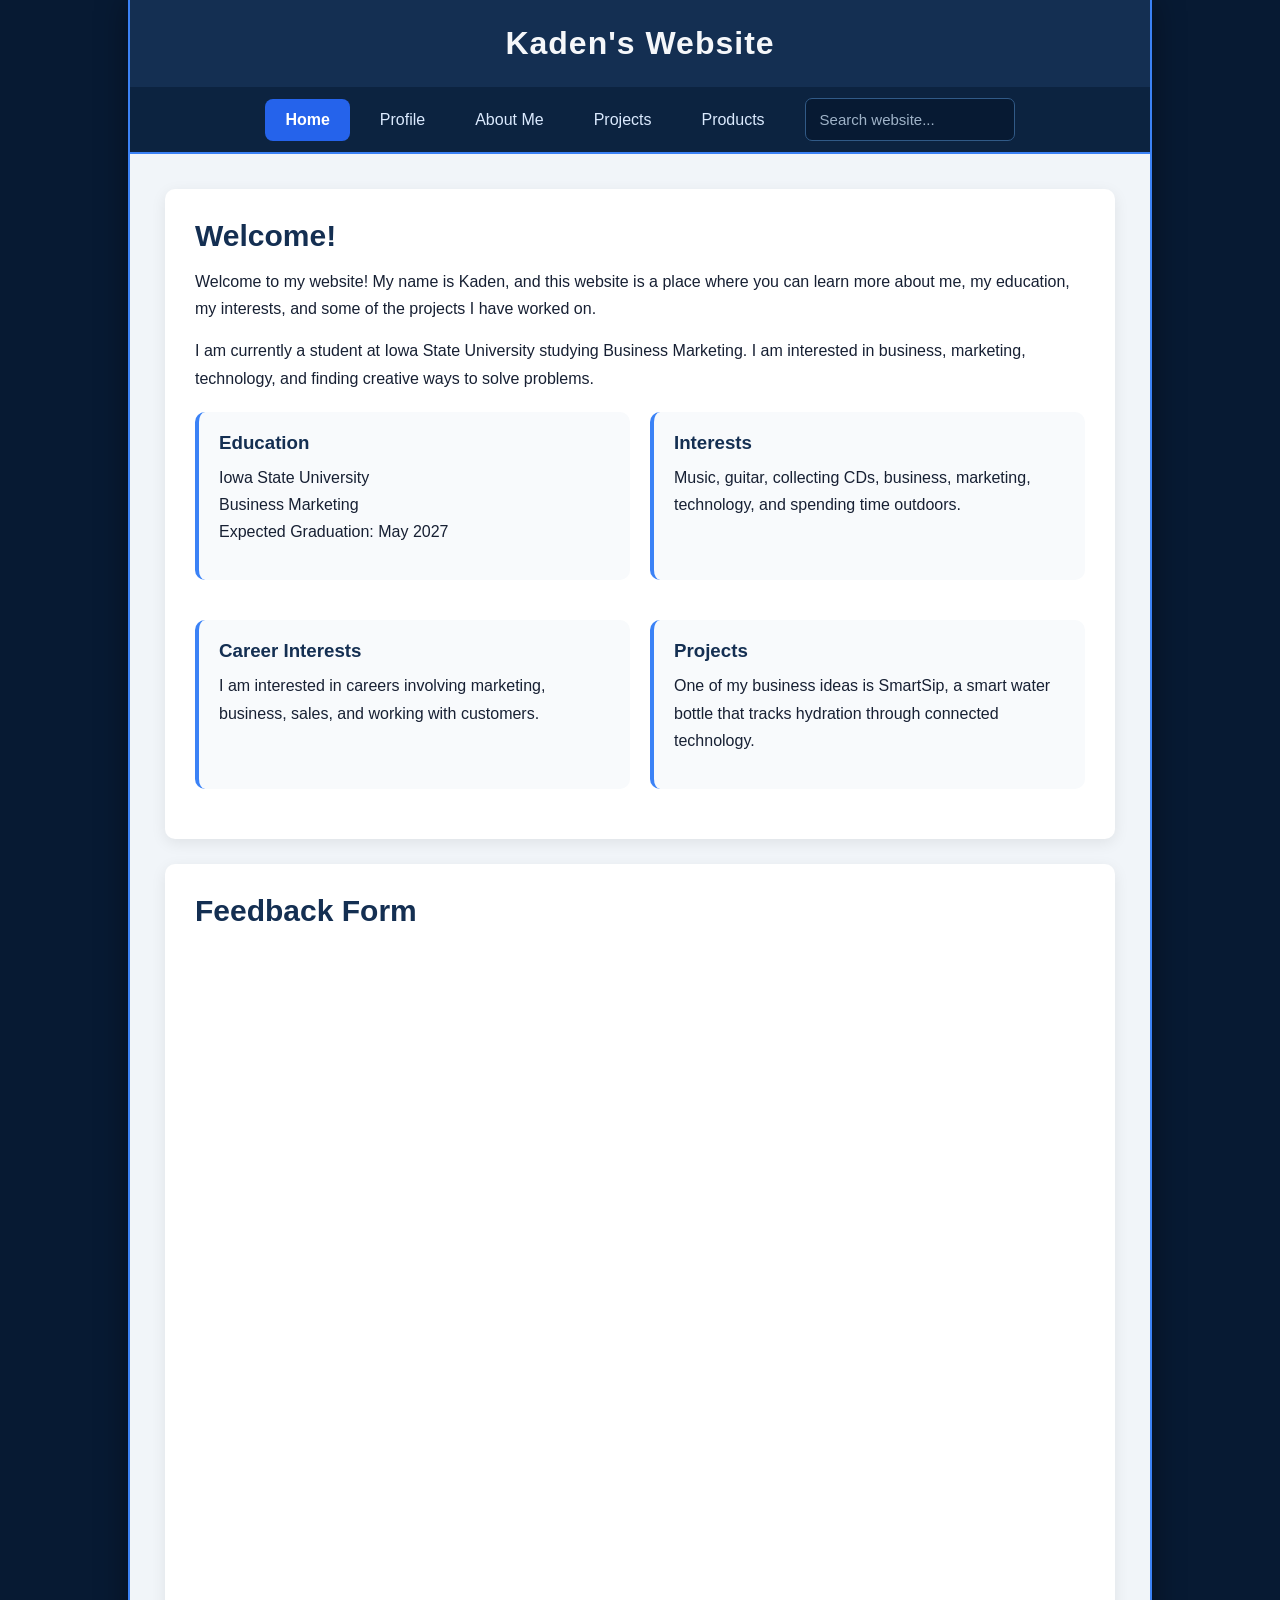
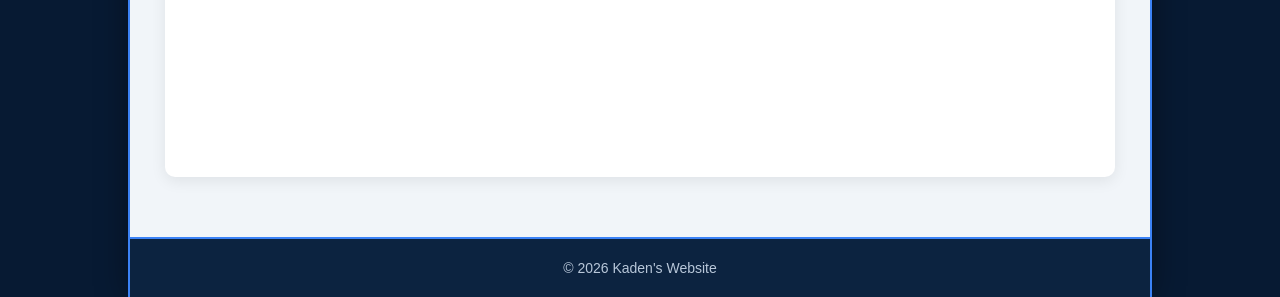
<file: index.html>
<!DOCTYPE html>
<html lang="en">

<head>
    <meta charset="UTF-8">
    <meta name="viewport" content="width=device-width, initial-scale=1.0">

    <title>Home - Kaden's Website</title>

    <link rel="stylesheet" href="style.css">
</head>

<body>

    <div class="site-container">

        <!-- HEADER -->
        <header>

            <h1>Kaden's Website</h1>

            <!-- Navigation goes underneath the header -->
            <nav id="main-navigation"></nav>

        </header>


        <!-- MAIN CONTENT -->
        <main>

            <div class="content-box">

                <h2>Welcome!</h2>

                <p>
                    Welcome to my website! My name is Kaden, and this website
                    is a place where you can learn more about me, my education,
                    my interests, and some of the projects I have worked on.
                </p>

                <p>
                    I am currently a student at Iowa State University studying
                    Business Marketing. I am interested in business, marketing,
                    technology, and finding creative ways to solve problems.
                </p>

                <div class="info-section">

                    <div class="info-card">
                        <h3>Education</h3>
                        <p>
                            Iowa State University<br>
                            Business Marketing<br>
                            Expected Graduation: May 2027
                        </p>
                    </div>

                    <div class="info-card">
                        <h3>Interests</h3>
                        <p>
                            Music, guitar, collecting CDs, business,
                            marketing, technology, and spending time outdoors.
                        </p>
                    </div>

                    <div class="info-card">
                        <h3>Career Interests</h3>
                        <p>
                            I am interested in careers involving marketing,
                            business, sales, and working with customers.
                        </p>
                    </div>

                    <div class="info-card">
                        <h3>Projects</h3>
                        <p>
                            One of my business ideas is SmartSip, a smart
                            water bottle that tracks hydration through
                            connected technology.
                        </p>
                    </div>

                </div>

            </div>

            <!-- ⭐ FEEDBACK FORM SECTION ⭐ -->
            <div class="content-box">
                <h2>Feedback Form</h2>

                <iframe src="https://docs.google.com/forms/d/e/1FAIpQLSf7JnSsag_T4IaYEC1w0TZJjelog-HBQgDnh46tOr4lj-MZNQ/viewform?embedded=true"
                        width="640"
                        height="800"
                        frameborder="0"
                        marginheight="0"
                        marginwidth="0">
                    Loading…
                </iframe>
            </div>

        </main>


        <!-- FOOTER -->
        <footer>

            <p>© 2026 Kaden's Website</p>

        </footer>

    </div>


    <script src="navigation.js"></script>

</body>

</html>
</file>
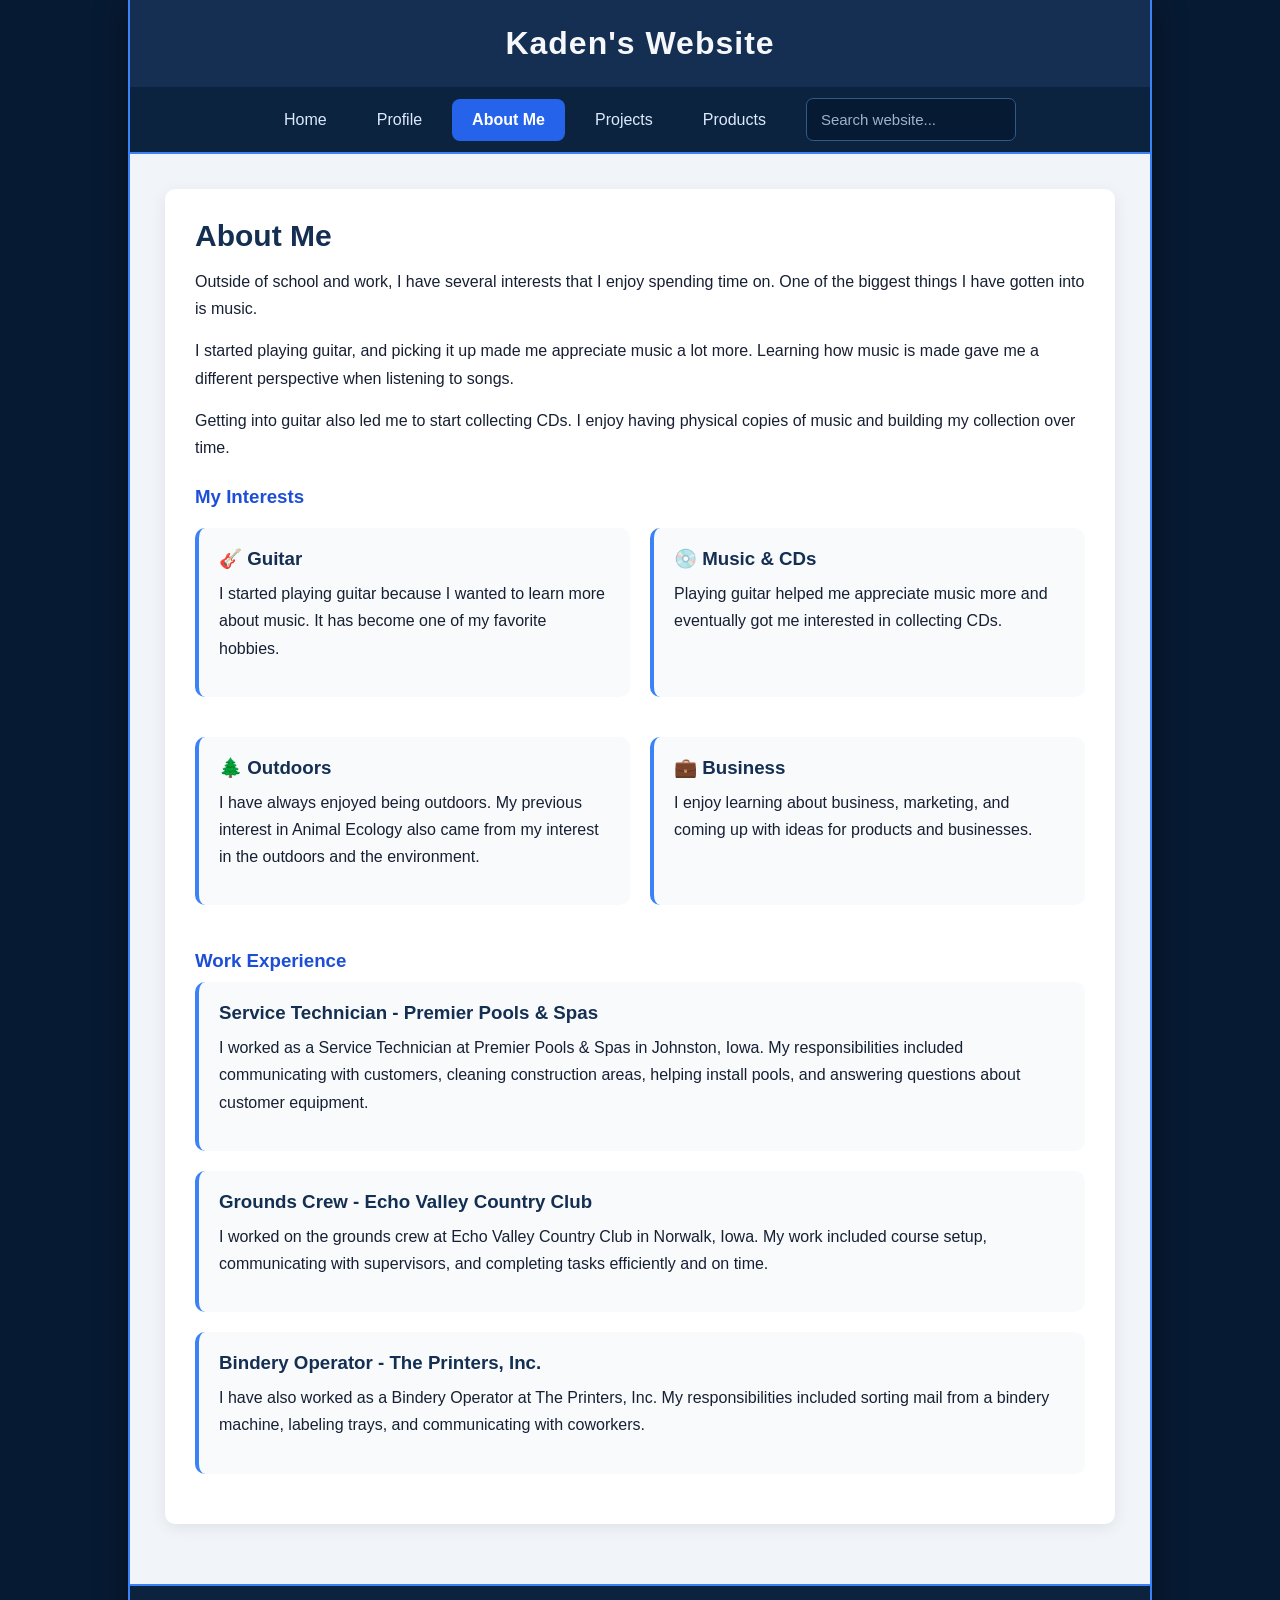
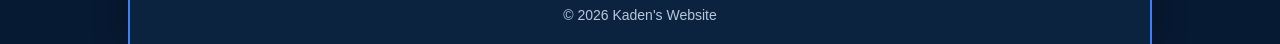
<file: about.html>
<!DOCTYPE html>
<html lang="en">

<head>
    <meta charset="UTF-8">
    <meta name="viewport" content="width=device-width, initial-scale=1.0">

    <title>About Me - Kaden's Website</title>

    <link rel="stylesheet" href="style.css">
</head>

<body>

    <div class="site-container">

        <!-- HEADER -->
        <header>

            <h1>Kaden's Website</h1>

            <nav id="main-navigation"></nav>

        </header>


        <!-- MAIN CONTENT -->
        <main>

            <div class="content-box">

                <h2>About Me</h2>

                <p>
                    Outside of school and work, I have several interests that
                    I enjoy spending time on. One of the biggest things I have
                    gotten into is music.
                </p>

                <p>
                    I started playing guitar, and picking it up made me
                    appreciate music a lot more. Learning how music is made
                    gave me a different perspective when listening to songs.
                </p>

                <p>
                    Getting into guitar also led me to start collecting CDs.
                    I enjoy having physical copies of music and building my
                    collection over time.
                </p>


                <h3>My Interests</h3>

                <div class="info-section">

                    <div class="info-card">
                        <h3>🎸 Guitar</h3>

                        <p>
                            I started playing guitar because I wanted to learn
                            more about music. It has become one of my favorite
                            hobbies.
                        </p>

                    </div>


                    <div class="info-card">
                        <h3>💿 Music & CDs</h3>

                        <p>
                            Playing guitar helped me appreciate music more and
                            eventually got me interested in collecting CDs.
                        </p>

                    </div>


                    <div class="info-card">
                        <h3>🌲 Outdoors</h3>

                        <p>
                            I have always enjoyed being outdoors. My previous
                            interest in Animal Ecology also came from my
                            interest in the outdoors and the environment.
                        </p>

                    </div>


                    <div class="info-card">
                        <h3>💼 Business</h3>

                        <p>
                            I enjoy learning about business, marketing, and
                            coming up with ideas for products and businesses.
                        </p>

                    </div>

                </div>


                <h3>Work Experience</h3>

                <div class="info-card">

                    <h3>Service Technician - Premier Pools & Spas</h3>

                    <p>
                        I worked as a Service Technician at Premier Pools &
                        Spas in Johnston, Iowa. My responsibilities included
                        communicating with customers, cleaning construction
                        areas, helping install pools, and answering questions
                        about customer equipment.
                    </p>

                </div>


                <div class="info-card">

                    <h3>Grounds Crew - Echo Valley Country Club</h3>

                    <p>
                        I worked on the grounds crew at Echo Valley Country
                        Club in Norwalk, Iowa. My work included course setup,
                        communicating with supervisors, and completing tasks
                        efficiently and on time.
                    </p>

                </div>


                <div class="info-card">

                    <h3>Bindery Operator - The Printers, Inc.</h3>

                    <p>
                        I have also worked as a Bindery Operator at The
                        Printers, Inc. My responsibilities included sorting
                        mail from a bindery machine, labeling trays, and
                        communicating with coworkers.
                    </p>

                </div>

            </div>

        </main>


        <footer>

            <p>© 2026 Kaden's Website</p>

        </footer>

    </div>


    <script src="navigation.js"></script>

</body>

</html>
</file>
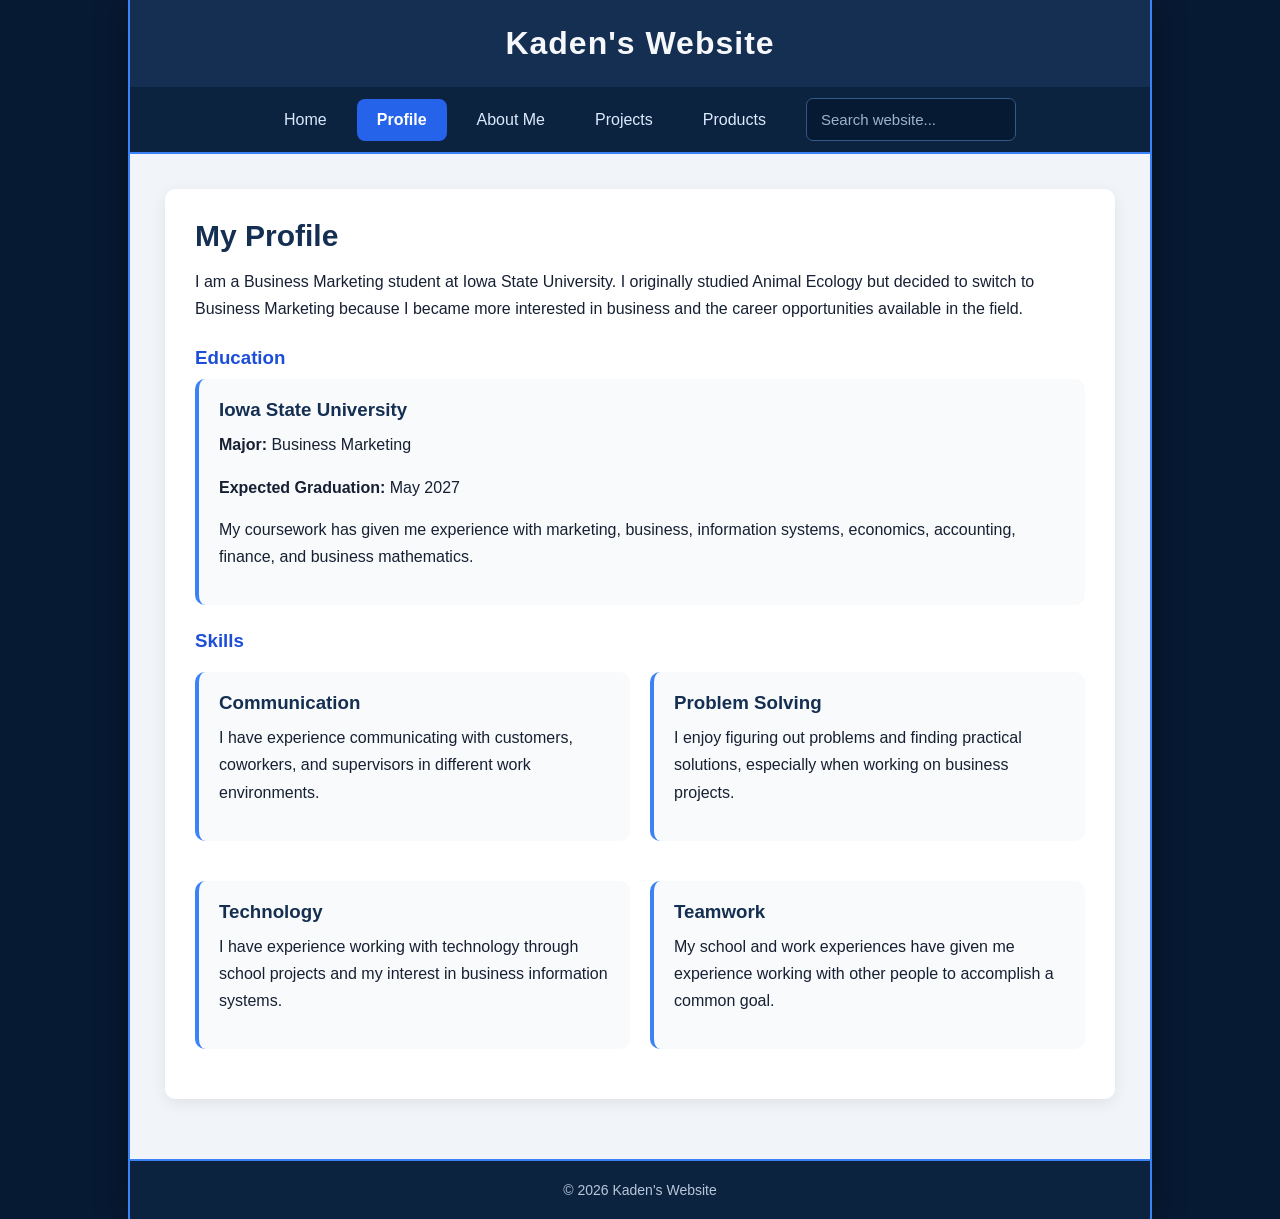
<file: profile.html>
<!DOCTYPE html>
<html lang="en">

<head>
    <meta charset="UTF-8">
    <meta name="viewport" content="width=device-width, initial-scale=1.0">

    <title>Profile - Kaden's Website</title>

    <link rel="stylesheet" href="style.css">
</head>

<body>

    <div class="site-container">

        <!-- HEADER -->
        <header>

            <h1>Kaden's Website</h1>

            <nav id="main-navigation"></nav>

        </header>


        <!-- MAIN CONTENT -->
        <main>

            <div class="content-box">

                <h2>My Profile</h2>

                <p>
                    I am a Business Marketing student at Iowa State University.
                    I originally studied Animal Ecology but decided to switch
                    to Business Marketing because I became more interested in
                    business and the career opportunities available in the field.
                </p>

                <h3>Education</h3>

                <div class="info-card">

                    <h3>Iowa State University</h3>

                    <p>
                        <strong>Major:</strong> Business Marketing
                    </p>

                    <p>
                        <strong>Expected Graduation:</strong> May 2027
                    </p>

                    <p>
                        My coursework has given me experience with marketing,
                        business, information systems, economics, accounting,
                        finance, and business mathematics.
                    </p>

                </div>


                <h3>Skills</h3>

                <div class="info-section">

                    <div class="info-card">
                        <h3>Communication</h3>
                        <p>
                            I have experience communicating with customers,
                            coworkers, and supervisors in different work
                            environments.
                        </p>
                    </div>

                    <div class="info-card">
                        <h3>Problem Solving</h3>
                        <p>
                            I enjoy figuring out problems and finding practical
                            solutions, especially when working on business
                            projects.
                        </p>
                    </div>

                    <div class="info-card">
                        <h3>Technology</h3>
                        <p>
                            I have experience working with technology through
                            school projects and my interest in business
                            information systems.
                        </p>
                    </div>

                    <div class="info-card">
                        <h3>Teamwork</h3>
                        <p>
                            My school and work experiences have given me
                            experience working with other people to accomplish
                            a common goal.
                        </p>
                    </div>

                </div>

            </div>

        </main>


        <footer>

            <p>© 2026 Kaden's Website</p>

        </footer>

    </div>


    <script src="navigation.js"></script>

</body>

</html>
</file>
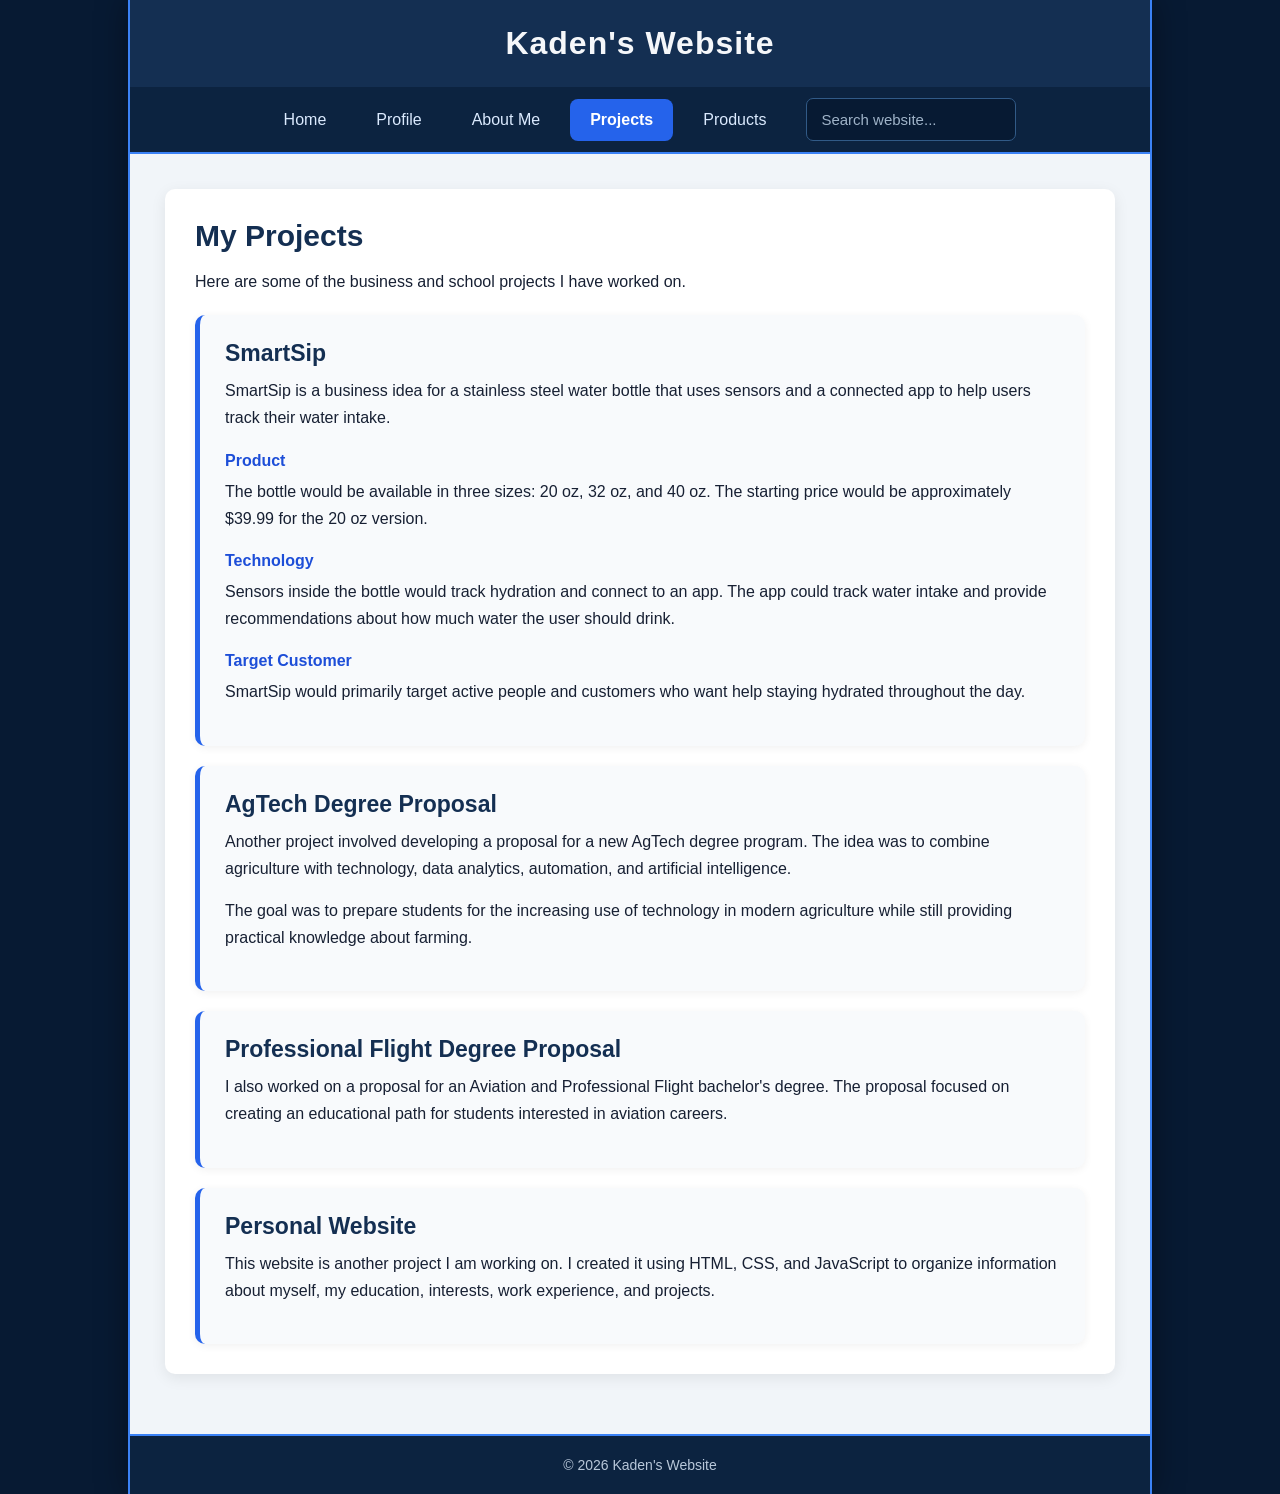
<file: projects.html>
<!DOCTYPE html>
<html lang="en">

<head>
    <meta charset="UTF-8">
    <meta name="viewport" content="width=device-width, initial-scale=1.0">

    <title>Projects - Kaden's Website</title>

    <link rel="stylesheet" href="style.css">
</head>

<body>

    <div class="site-container">

        <!-- HEADER -->
        <header>

            <h1>Kaden's Website</h1>

            <nav id="main-navigation"></nav>

        </header>


        <!-- MAIN CONTENT -->
        <main>

            <div class="content-box">

                <h2>My Projects</h2>

                <p>
                    Here are some of the business and school projects I have
                    worked on.
                </p>


                <!-- SMARTSIP -->
                <div class="project-card">

                    <h3>SmartSip</h3>

                    <p>
                        SmartSip is a business idea for a stainless steel water
                        bottle that uses sensors and a connected app to help
                        users track their water intake.
                    </p>

                    <h4>Product</h4>

                    <p>
                        The bottle would be available in three sizes:
                        20 oz, 32 oz, and 40 oz. The starting price would be
                        approximately $39.99 for the 20 oz version.
                    </p>

                    <h4>Technology</h4>

                    <p>
                        Sensors inside the bottle would track hydration and
                        connect to an app. The app could track water intake
                        and provide recommendations about how much water the
                        user should drink.
                    </p>

                    <h4>Target Customer</h4>

                    <p>
                        SmartSip would primarily target active people and
                        customers who want help staying hydrated throughout
                        the day.
                    </p>

                </div>


                <!-- AGTECH -->
                <div class="project-card">

                    <h3>AgTech Degree Proposal</h3>

                    <p>
                        Another project involved developing a proposal for a
                        new AgTech degree program. The idea was to combine
                        agriculture with technology, data analytics,
                        automation, and artificial intelligence.
                    </p>

                    <p>
                        The goal was to prepare students for the increasing
                        use of technology in modern agriculture while still
                        providing practical knowledge about farming.
                    </p>

                </div>


                <!-- AVIATION -->
                <div class="project-card">

                    <h3>Professional Flight Degree Proposal</h3>

                    <p>
                        I also worked on a proposal for an Aviation and
                        Professional Flight bachelor's degree. The proposal
                        focused on creating an educational path for students
                        interested in aviation careers.
                    </p>

                </div>


                <!-- WEBSITE -->
                <div class="project-card">

                    <h3>Personal Website</h3>

                    <p>
                        This website is another project I am working on.
                        I created it using HTML, CSS, and JavaScript to
                        organize information about myself, my education,
                        interests, work experience, and projects.
                    </p>

                </div>

            </div>

        </main>


        <footer>

            <p>© 2026 Kaden's Website</p>

        </footer>

    </div>


    <script src="navigation.js"></script>

</body>

</html>
</file>
<file: style.css>
/* ============================================
   BASIC RESET
============================================ */

* {
    box-sizing: border-box;
    margin: 0;
    padding: 0;
}


html {
    scroll-behavior: smooth;
}


body {
    font-family: Arial, Helvetica, sans-serif;

    background: #071a33;

    color: #f5f7fa;

    min-height: 100vh;
}


/* ============================================
   WEBSITE CONTAINER
============================================ */

.site-container {

    width: 80%;

    margin: 0 auto;

    min-height: 100vh;

    display: grid;

    grid-template-columns: 1fr;

    grid-template-rows:
        auto
        1fr
        60px;

    grid-template-areas:
        "header"
        "content"
        "footer";

    background: #102a4c;

    border-left: 2px solid #3b82f6;

    border-right: 2px solid #3b82f6;

    box-shadow:
        0 0 30px rgba(0, 0, 0, 0.4);
}


/* ============================================
   HEADER
============================================ */

header {

    grid-area: header;

    background: #142f52;

    text-align: center;

    border-bottom: 2px solid #3b82f6;
}


header h1 {

    font-size: 32px;

    letter-spacing: 1px;

    padding: 25px 20px;
}


/* ============================================
   HORIZONTAL NAVIGATION
============================================ */

#main-navigation {

    width: 100%;

    background: #0c2340;

    min-height: 65px;

    display: flex;

    align-items: center;

    justify-content: center;

    gap: 20px;

    padding: 10px 20px;
}


/* Navigation links container */

.nav-links {

    display: flex;

    align-items: center;

    justify-content: center;

    gap: 10px;
}


/* Individual links */

.nav-links a {

    display: inline-block;

    color: #dbeafe;

    text-decoration: none;

    padding: 12px 20px;

    border-radius: 8px;

    font-size: 16px;

    font-weight: 500;

    transition:
        background 0.2s ease,
        color 0.2s ease,
        transform 0.2s ease;
}


/* Hover */

.nav-links a:hover {

    background: #1d4ed8;

    color: white;

    transform: translateY(-2px);
}


/* Current page */

.nav-links a.active {

    background: #2563eb;

    color: white;

    font-weight: bold;
}


/* ============================================
   SEARCH BAR
============================================ */

.nav-search {

    position: relative;

    display: flex;

    align-items: center;
}


.nav-search input {

    width: 210px;

    padding: 12px 14px;

    border: 1px solid #315a87;

    border-radius: 7px;

    background: #071a33;

    color: white;

    font-size: 15px;

    outline: none;
}


.nav-search input::placeholder {

    color: #9fb3c8;
}


.nav-search input:focus {

    border-color: #60a5fa;

    box-shadow:
        0 0 5px rgba(96, 165, 250, 0.5);
}


/* ============================================
   SEARCH RESULTS
============================================ */

.search-results {

    position: absolute;

    top: calc(100% + 8px);

    right: 0;

    background: white;

    color: #172033;

    width: 280px;

    max-height: 300px;

    overflow-y: auto;

    border-radius: 8px;

    box-shadow:
        0 5px 20px rgba(0, 0, 0, 0.3);

    text-align: left;

    z-index: 1000;
}


.search-result {

    display: block;

    padding: 13px 15px;

    color: #172033;

    text-decoration: none;

    border-bottom: 1px solid #e5e7eb;
}


.search-result strong {

    display: block;

    color: #142f52;

    margin-bottom: 3px;
}


.search-result span {

    font-size: 13px;

    color: #64748b;
}


.search-result:hover {

    background: #eff6ff;
}


.search-result:hover strong {

    color: #1d4ed8;
}


.no-results {

    padding: 15px;

    color: #555;
}


/* ============================================
   MAIN CONTENT
============================================ */

main {

    grid-area: content;

    background: #f1f5f9;

    color: #172033;

    padding: 35px;

    min-height: 600px;
}


.content-box {

    background: white;

    padding: 30px;

    border-radius: 10px;

    box-shadow:
        0 4px 15px rgba(0, 0, 0, 0.08);

    margin-bottom: 25px;
}


main h2 {

    margin-bottom: 15px;

    font-size: 30px;

    color: #142f52;
}


main h3 {

    margin-top: 25px;

    margin-bottom: 10px;

    color: #1d4ed8;
}


main h4 {

    margin-top: 20px;

    margin-bottom: 8px;

    color: #142f52;
}


main p {

    line-height: 1.7;

    margin-bottom: 15px;
}


/* ============================================
   INFORMATION CARDS
============================================ */

.info-section {

    display: grid;

    grid-template-columns:
        repeat(2, 1fr);

    gap: 20px;

    margin-top: 20px;
}


.info-card {

    background: #f8fafc;

    padding: 20px;

    border-radius: 10px;

    border-left: 4px solid #3b82f6;

    margin-bottom: 20px;
}


.info-card h3 {

    margin-top: 0;

    color: #142f52;
}


/* ============================================
   PROJECT CARDS
============================================ */

.project-card {

    background: #f8fafc;

    padding: 25px;

    margin-top: 20px;

    border-radius: 10px;

    border-left: 5px solid #2563eb;

    box-shadow:
        0 2px 8px rgba(0, 0, 0, 0.06);
}


.project-card h3 {

    margin-top: 0;

    font-size: 23px;

    color: #142f52;
}


.project-card h4 {

    color: #1d4ed8;

    margin-top: 20px;
}


/* ============================================
   FOOTER
============================================ */

footer {

    grid-area: footer;

    background: #0c2340;

    display: flex;

    align-items: center;

    justify-content: center;

    border-top: 2px solid #3b82f6;

    color: #b8c7d9;

    font-size: 14px;
}


/* ============================================
   MOBILE
============================================ */

@media (max-width: 768px) {

    .site-container {

        width: 100%;

        border: none;
    }


    #main-navigation {

        flex-direction: column;

        gap: 10px;

        padding: 15px;
    }


    .nav-links {

        flex-wrap: wrap;

        gap: 5px;
    }


    .nav-links a {

        padding: 10px 12px;

        font-size: 14px;
    }


    .nav-search {

        width: 100%;
    }


    .nav-search input {

        width: 100%;
    }


    .search-results {

        width: 100%;

        right: 0;
    }


    main {

        padding: 20px;
    }


    .content-box {

        padding: 20px;
    }


    .info-section {

        grid-template-columns: 1fr;
    }

}
</file>
